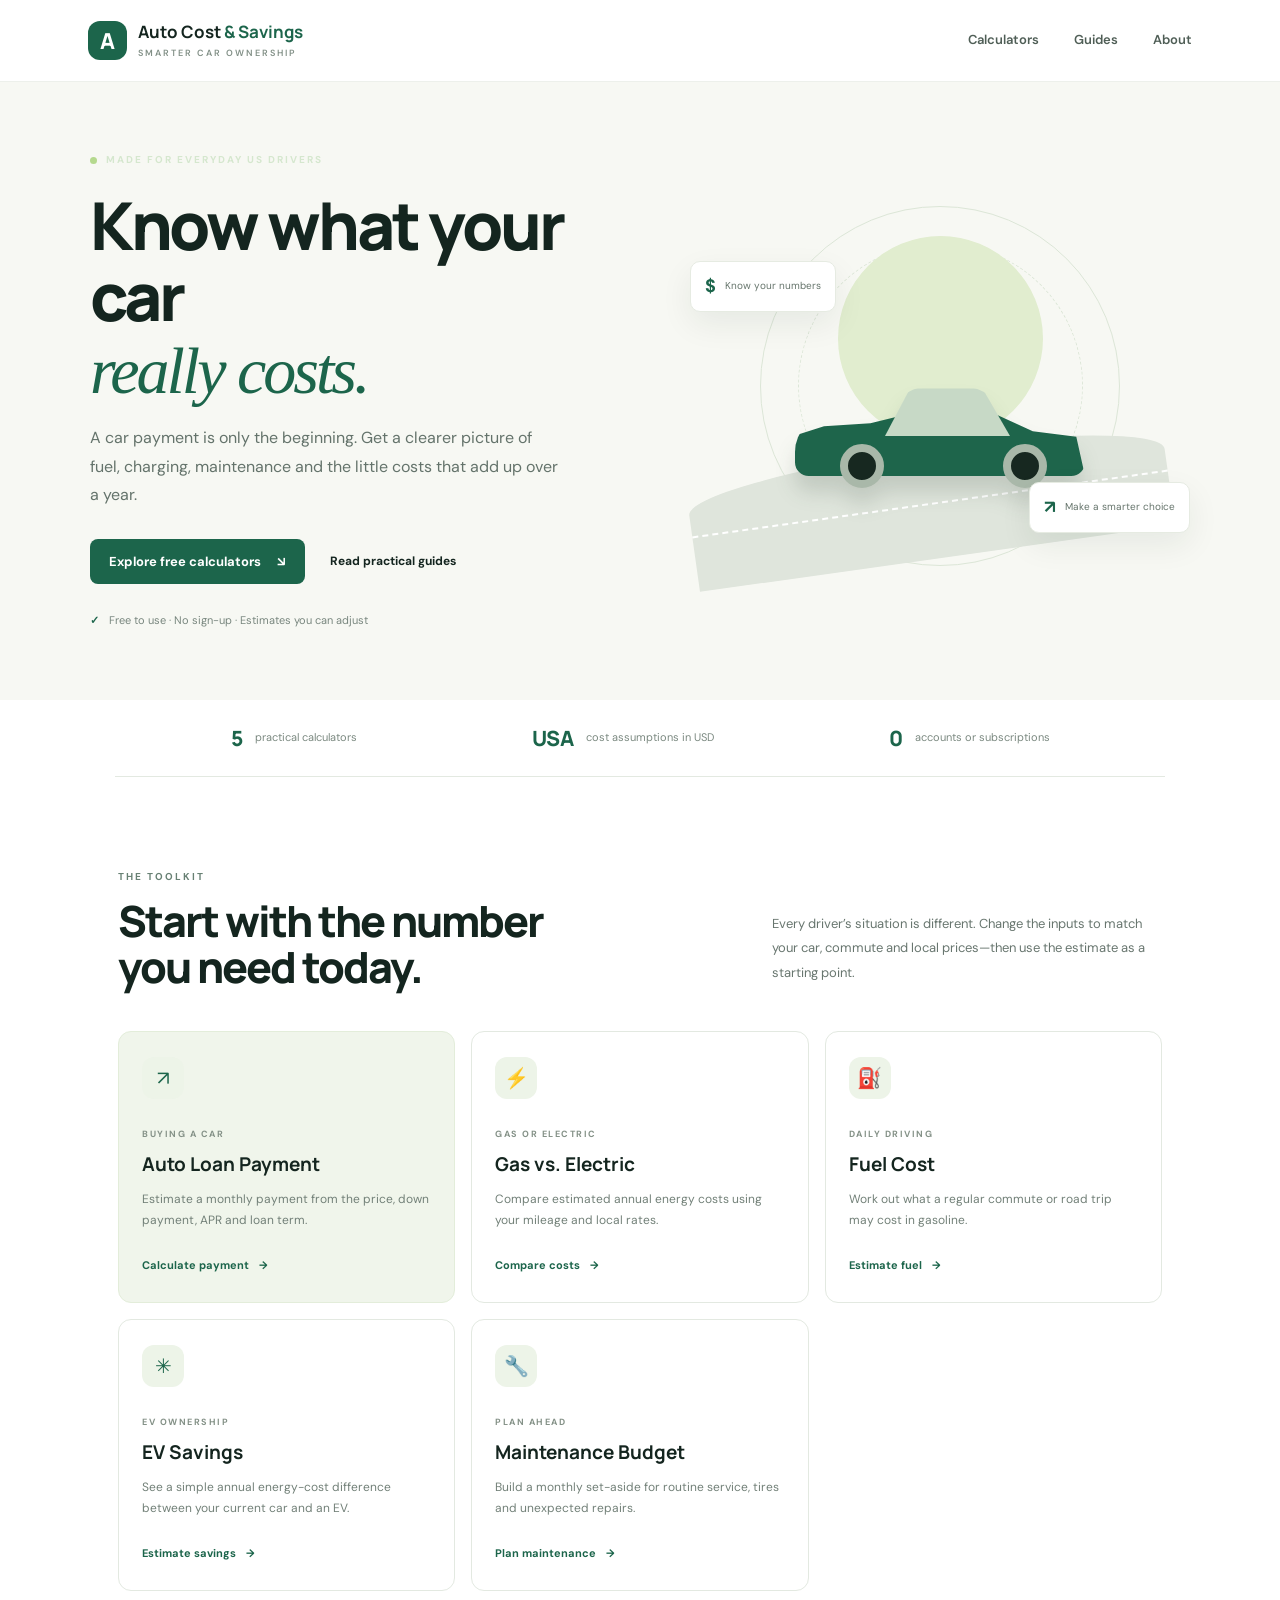
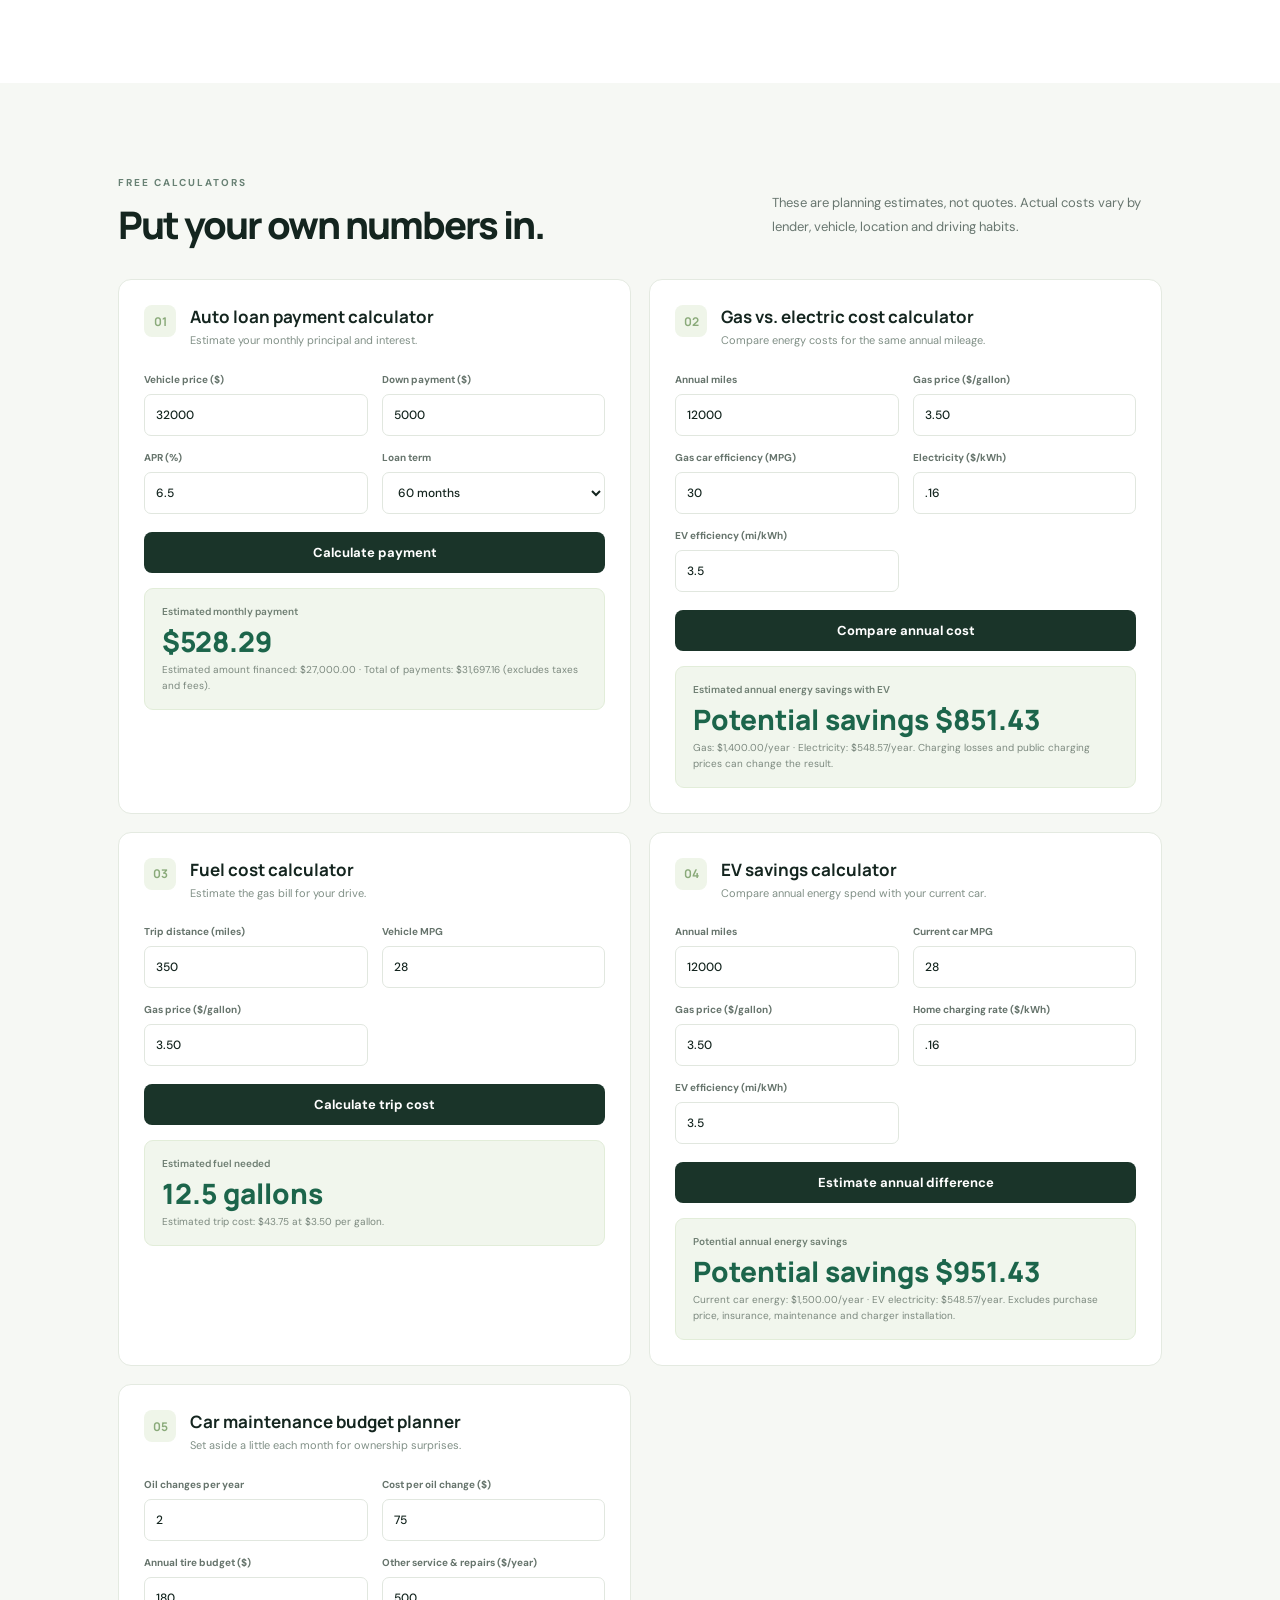
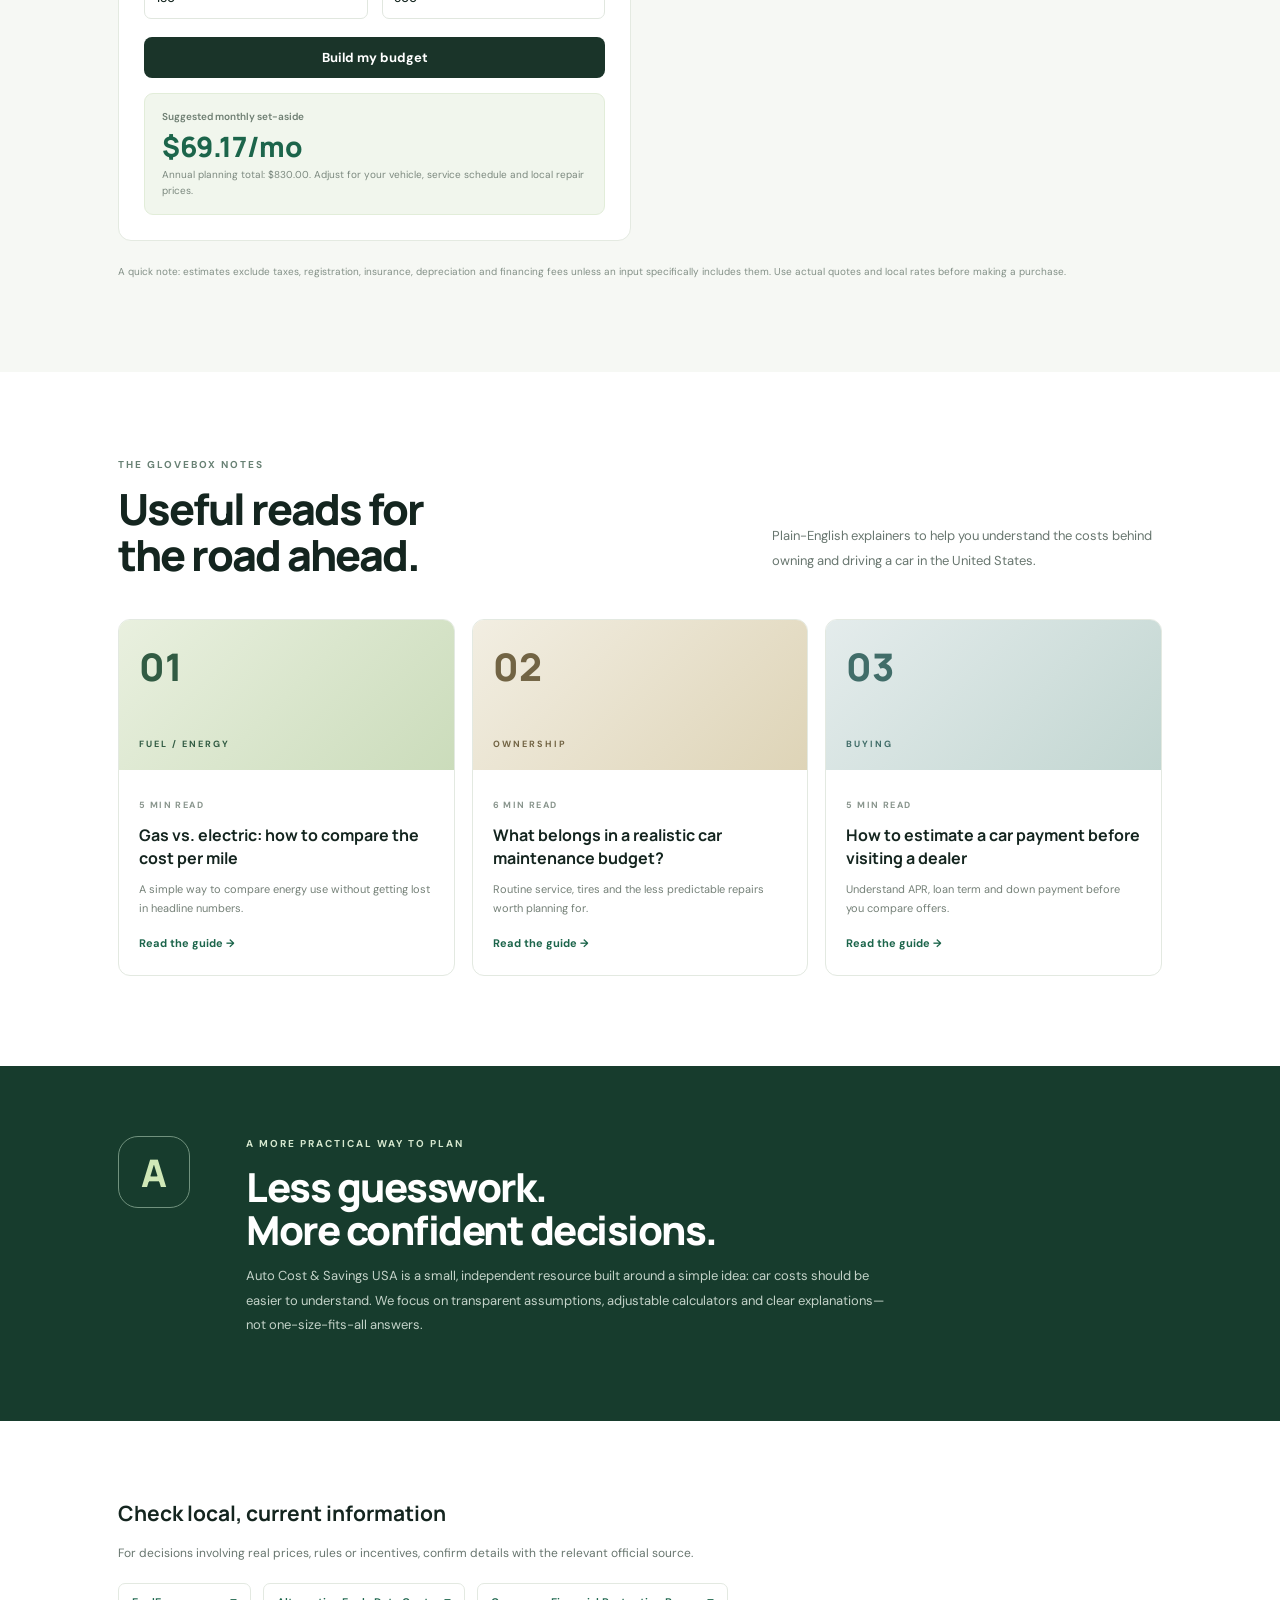
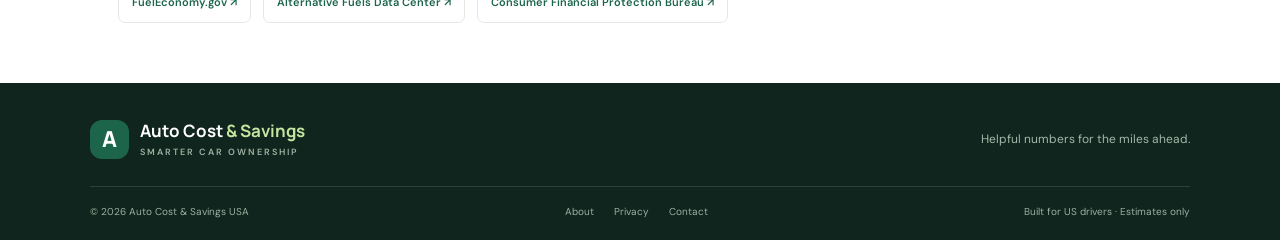
<file: index.html>
<!doctype html>
<html lang="en-US">
<head>
<meta charset="utf-8">
<meta name="google-site-verification" content="FWrX2vy-J4xjHthjgB5HoOyfY0BDs-50eKfYe9muQok"><meta name="viewport" content="width=device-width, initial-scale=1">
<title>Car Cost Calculator USA | Compare Fuel, EV & Ownership Costs</title>
<meta name="description" content="Plan your real-world car budget with free US car cost calculators. Estimate monthly payments, fuel costs, gas vs. electric savings and maintenance expenses.">
<meta name="robots" content="index,follow"><link rel="canonical" href="https://auto-cost-savings-usa.vercel.app/">
<meta property="og:type" content="website"><meta property="og:title" content="Auto Cost & Savings USA"><meta property="og:description" content="Make sense of the numbers before your next car decision. Free, practical car cost calculators for US drivers.">
<meta name="theme-color" content="#10251f"><link rel="stylesheet" href="styles.css">
<script type="application/ld+json">{"@context":"https://schema.org","@type":"WebSite","name":"Auto Cost & Savings USA","url":"https://auto-cost-savings-usa.vercel.app/","description":"Free car ownership cost calculators and practical guides for US drivers."}</script>
</head>
<body>
<header class="site-header"><div class="nav-wrap"><a class="brand" href="/" aria-label="Auto Cost and Savings USA home"><span class="brand-mark">A</span><span>Auto Cost <b>& Savings</b><small>SMARTER CAR OWNERSHIP</small></span></a><button class="menu-toggle" aria-label="Open menu" aria-expanded="false">☰</button><nav class="nav-links"><a href="#calculators">Calculators</a><a href="#guides">Guides</a><a href="#about">About</a></nav></div></header>
<main>
<section class="hero"><div class="hero-inner"><div class="eyebrow"><span></span> MADE FOR EVERYDAY US DRIVERS</div><h1>Know what your car<br><em>really costs.</em></h1><p class="hero-copy">A car payment is only the beginning. Get a clearer picture of fuel, charging, maintenance and the little costs that add up over a year.</p><div class="hero-actions"><a class="btn btn-primary" href="#calculators">Explore free calculators <span>↘</span></a><a class="text-link" href="#guides">Read practical guides</a></div><div class="hero-note"><span>✓</span> Free to use · No sign-up · Estimates you can adjust</div></div><div class="hero-art" aria-hidden="true"><div class="orbit orbit-one"></div><div class="orbit orbit-two"></div><div class="sun-disc"></div><div class="road"></div><div class="car-illustration"><div class="car-top"></div><div class="car-body"></div><i class="wheel wheel-a"></i><i class="wheel wheel-b"></i></div><div class="art-label label-one"><b>$</b><span>Know your numbers</span></div><div class="art-label label-two"><b>↗</b><span>Make a smarter choice</span></div></div></section>
<section class="trust-strip"><div><strong>5</strong><span>practical calculators</span></div><div><strong>USA</strong><span>cost assumptions in USD</span></div><div><strong>0</strong><span>accounts or subscriptions</span></div></section>
<section class="section" id="calculators"><div class="section-heading"><div><div class="eyebrow dark">THE TOOLKIT</div><h2>Start with the number<br>you need today.</h2></div><p>Every driver’s situation is different. Change the inputs to match your car, commute and local prices—then use the estimate as a starting point.</p></div>
<div class="tool-grid">
<article class="tool-card featured"><div class="tool-icon">↗</div><span class="tool-kicker">BUYING A CAR</span><h3>Auto Loan Payment</h3><p>Estimate a monthly payment from the price, down payment, APR and loan term.</p><a href="#loan-tool" class="card-link">Calculate payment <span>→</span></a></article>
<article class="tool-card"><div class="tool-icon">⚡</div><span class="tool-kicker">GAS OR ELECTRIC</span><h3>Gas vs. Electric</h3><p>Compare estimated annual energy costs using your mileage and local rates.</p><a href="#compare-tool" class="card-link">Compare costs <span>→</span></a></article>
<article class="tool-card"><div class="tool-icon">⛽</div><span class="tool-kicker">DAILY DRIVING</span><h3>Fuel Cost</h3><p>Work out what a regular commute or road trip may cost in gasoline.</p><a href="#fuel-tool" class="card-link">Estimate fuel <span>→</span></a></article>
<article class="tool-card"><div class="tool-icon">✳</div><span class="tool-kicker">EV OWNERSHIP</span><h3>EV Savings</h3><p>See a simple annual energy-cost difference between your current car and an EV.</p><a href="#ev-tool" class="card-link">Estimate savings <span>→</span></a></article>
<article class="tool-card"><div class="tool-icon">🔧</div><span class="tool-kicker">PLAN AHEAD</span><h3>Maintenance Budget</h3><p>Build a monthly set-aside for routine service, tires and unexpected repairs.</p><a href="#maintenance-tool" class="card-link">Plan maintenance <span>→</span></a></article>
</div></section>
<section class="calculator-section"><div class="section-heading compact"><div><div class="eyebrow dark">FREE CALCULATORS</div><h2>Put your own numbers in.</h2></div><p>These are planning estimates, not quotes. Actual costs vary by lender, vehicle, location and driving habits.</p></div>
<div class="calculator-grid">
<section class="calc-panel" id="loan-tool"><div class="calc-head"><span class="calc-number">01</span><div><h3>Auto loan payment calculator</h3><p>Estimate your monthly principal and interest.</p></div></div><div class="fields two"><label>Vehicle price ($)<input id="loan-price" type="number" min="0" value="32000"></label><label>Down payment ($)<input id="loan-down" type="number" min="0" value="5000"></label><label>APR (%)<input id="loan-apr" type="number" min="0" step=".1" value="6.5"></label><label>Loan term<select id="loan-term"><option value="36">36 months</option><option value="48">48 months</option><option value="60" selected>60 months</option><option value="72">72 months</option><option value="84">84 months</option></select></label></div><button class="btn btn-dark" id="loan-calc">Calculate payment</button><div class="result-box"><span>Estimated monthly payment</span><strong id="loan-result">$0</strong><small id="loan-detail">Enter your numbers to see an estimate.</small></div></section>
<section class="calc-panel" id="compare-tool"><div class="calc-head"><span class="calc-number">02</span><div><h3>Gas vs. electric cost calculator</h3><p>Compare energy costs for the same annual mileage.</p></div></div><div class="fields two"><label>Annual miles<input id="compare-miles" type="number" min="0" value="12000"></label><label>Gas price ($/gallon)<input id="compare-gas" type="number" min="0" step=".01" value="3.50"></label><label>Gas car efficiency (MPG)<input id="compare-mpg" type="number" min=".1" step=".1" value="30"></label><label>Electricity ($/kWh)<input id="compare-rate" type="number" min="0" step=".01" value=".16"></label><label>EV efficiency (mi/kWh)<input id="compare-eff" type="number" min=".1" step=".1" value="3.5"></label></div><button class="btn btn-dark" id="compare-calc">Compare annual cost</button><div class="result-box"><span>Estimated annual energy savings with EV</span><strong id="compare-result">$0</strong><small id="compare-detail">Gas and electricity estimates will appear here.</small></div></section>
<section class="calc-panel" id="fuel-tool"><div class="calc-head"><span class="calc-number">03</span><div><h3>Fuel cost calculator</h3><p>Estimate the gas bill for your drive.</p></div></div><div class="fields two"><label>Trip distance (miles)<input id="fuel-miles" type="number" min="0" value="350"></label><label>Vehicle MPG<input id="fuel-mpg" type="number" min=".1" step=".1" value="28"></label><label>Gas price ($/gallon)<input id="fuel-price" type="number" min="0" step=".01" value="3.50"></label></div><button class="btn btn-dark" id="fuel-calc">Calculate trip cost</button><div class="result-box"><span>Estimated fuel needed</span><strong id="fuel-result">—</strong><small id="fuel-detail">Your estimated trip cost will appear here.</small></div></section>
<section class="calc-panel" id="ev-tool"><div class="calc-head"><span class="calc-number">04</span><div><h3>EV savings calculator</h3><p>Compare annual energy spend with your current car.</p></div></div><div class="fields two"><label>Annual miles<input id="ev-miles" type="number" min="0" value="12000"></label><label>Current car MPG<input id="ev-mpg" type="number" min=".1" step=".1" value="28"></label><label>Gas price ($/gallon)<input id="ev-gas" type="number" min="0" step=".01" value="3.50"></label><label>Home charging rate ($/kWh)<input id="ev-rate" type="number" min="0" step=".01" value=".16"></label><label>EV efficiency (mi/kWh)<input id="ev-eff" type="number" min=".1" step=".1" value="3.5"></label></div><button class="btn btn-dark" id="ev-calc">Estimate annual difference</button><div class="result-box"><span>Potential annual energy savings</span><strong id="ev-result">$0</strong><small id="ev-detail">Does not include vehicle purchase price or charging equipment.</small></div></section>
<section class="calc-panel" id="maintenance-tool"><div class="calc-head"><span class="calc-number">05</span><div><h3>Car maintenance budget planner</h3><p>Set aside a little each month for ownership surprises.</p></div></div><div class="fields two"><label>Oil changes per year<input id="maint-oil-count" type="number" min="0" value="2"></label><label>Cost per oil change ($)<input id="maint-oil-cost" type="number" min="0" value="75"></label><label>Annual tire budget ($)<input id="maint-tires" type="number" min="0" value="180"></label><label>Other service & repairs ($/year)<input id="maint-other" type="number" min="0" value="500"></label></div><button class="btn btn-dark" id="maint-calc">Build my budget</button><div class="result-box"><span>Suggested monthly set-aside</span><strong id="maint-result">$0</strong><small id="maint-detail">Based on the annual amounts you entered.</small></div></section>
</div><p class="disclaimer">A quick note: estimates exclude taxes, registration, insurance, depreciation and financing fees unless an input specifically includes them. Use actual quotes and local rates before making a purchase.</p></section>
<section class="guide-section" id="guides"><div class="section-heading"><div><div class="eyebrow dark">THE GLOVEBOX NOTES</div><h2>Useful reads for<br>the road ahead.</h2></div><p>Plain-English explainers to help you understand the costs behind owning and driving a car in the United States.</p></div><div class="guide-grid"><article class="guide-card"><div class="guide-art art-gas">01 <span>FUEL / ENERGY</span></div><div class="guide-content"><span class="read-time">5 MIN READ</span><h3>Gas vs. electric: how to compare the cost per mile</h3><p>A simple way to compare energy use without getting lost in headline numbers.</p><a href="guides/gas-vs-electric-cost.html">Read the guide →</a></div></article><article class="guide-card"><div class="guide-art art-budget">02 <span>OWNERSHIP</span></div><div class="guide-content"><span class="read-time">6 MIN READ</span><h3>What belongs in a realistic car maintenance budget?</h3><p>Routine service, tires and the less predictable repairs worth planning for.</p><a href="guides/car-maintenance-budget.html">Read the guide →</a></div></article><article class="guide-card"><div class="guide-art art-loan">03 <span>BUYING</span></div><div class="guide-content"><span class="read-time">5 MIN READ</span><h3>How to estimate a car payment before visiting a dealer</h3><p>Understand APR, loan term and down payment before you compare offers.</p><a href="guides/car-payment-basics.html">Read the guide →</a></div></article></div></section>
<section class="about-band" id="about"><div class="about-mark">A</div><div><div class="eyebrow">A MORE PRACTICAL WAY TO PLAN</div><h2>Less guesswork.<br>More confident decisions.</h2><p>Auto Cost & Savings USA is a small, independent resource built around a simple idea: car costs should be easier to understand. We focus on transparent assumptions, adjustable calculators and clear explanations—not one-size-fits-all answers.</p></div></section>
<section class="sources-section"><h2>Check local, current information</h2><p>For decisions involving real prices, rules or incentives, confirm details with the relevant official source.</p><div class="source-links"><a href="https://www.fueleconomy.gov/" target="_blank" rel="noopener">FuelEconomy.gov ↗</a><a href="https://afdc.energy.gov/fuels/electricity_infrastructure.html" target="_blank" rel="noopener">Alternative Fuels Data Center ↗</a><a href="https://www.consumerfinance.gov/consumer-tools/auto-loans/" target="_blank" rel="noopener">Consumer Financial Protection Bureau ↗</a></div></section>
</main>
<footer class="footer"><div class="footer-main"><a class="brand brand-light" href="/"><span class="brand-mark">A</span><span>Auto Cost <b>& Savings</b><small>SMARTER CAR OWNERSHIP</small></span></a><p>Helpful numbers for the miles ahead.</p></div><div class="footer-bottom"><span>© <span id="year"></span> Auto Cost & Savings USA</span><div><a href="about.html">About</a><a href="privacy.html">Privacy</a><a href="contact.html">Contact</a></div><span>Built for US drivers · Estimates only</span></div></footer>
<script src="script.js" defer></script></body></html>
</file>
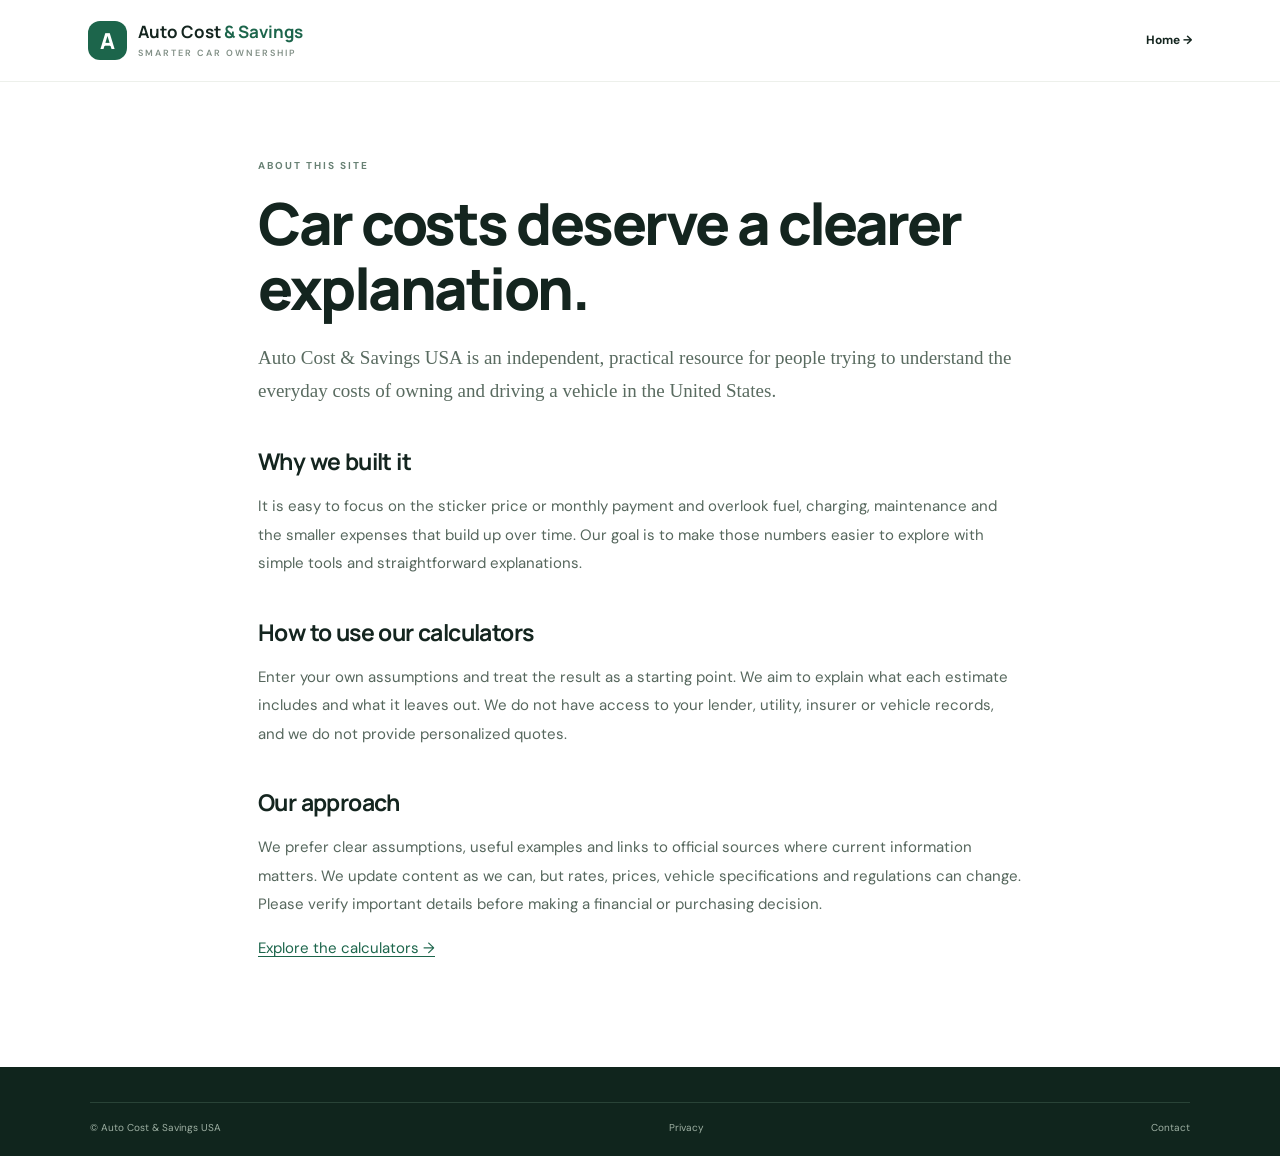
<file: about.html>
<!doctype html><html lang="en-US"><head><meta charset="utf-8"><meta name="viewport" content="width=device-width,initial-scale=1"><title>About Auto Cost & Savings USA</title><meta name="description" content="Learn about Auto Cost & Savings USA, an independent resource for practical car ownership calculators and plain-English guides."><link rel="canonical" href="https://auto-cost-savings-usa.vercel.app/about.html"><link rel="stylesheet" href="styles.css"></head><body><header class="site-header"><div class="nav-wrap"><a class="brand" href="/"><span class="brand-mark">A</span><span>Auto Cost <b>& Savings</b><small>SMARTER CAR OWNERSHIP</small></span></a><a class="text-link" href="/">Home →</a></div></header><main class="article"><div class="eyebrow dark">ABOUT THIS SITE</div><h1>Car costs deserve a clearer explanation.</h1><p class="article-lead">Auto Cost & Savings USA is an independent, practical resource for people trying to understand the everyday costs of owning and driving a vehicle in the United States.</p><h2>Why we built it</h2><p>It is easy to focus on the sticker price or monthly payment and overlook fuel, charging, maintenance and the smaller expenses that build up over time. Our goal is to make those numbers easier to explore with simple tools and straightforward explanations.</p><h2>How to use our calculators</h2><p>Enter your own assumptions and treat the result as a starting point. We aim to explain what each estimate includes and what it leaves out. We do not have access to your lender, utility, insurer or vehicle records, and we do not provide personalized quotes.</p><h2>Our approach</h2><p>We prefer clear assumptions, useful examples and links to official sources where current information matters. We update content as we can, but rates, prices, vehicle specifications and regulations can change. Please verify important details before making a financial or purchasing decision.</p><p><a href="index.html">Explore the calculators →</a></p></main><footer class="footer"><div class="footer-bottom"><span>© Auto Cost & Savings USA</span><a href="privacy.html">Privacy</a><a href="contact.html">Contact</a></div></footer></body></html>
</file>
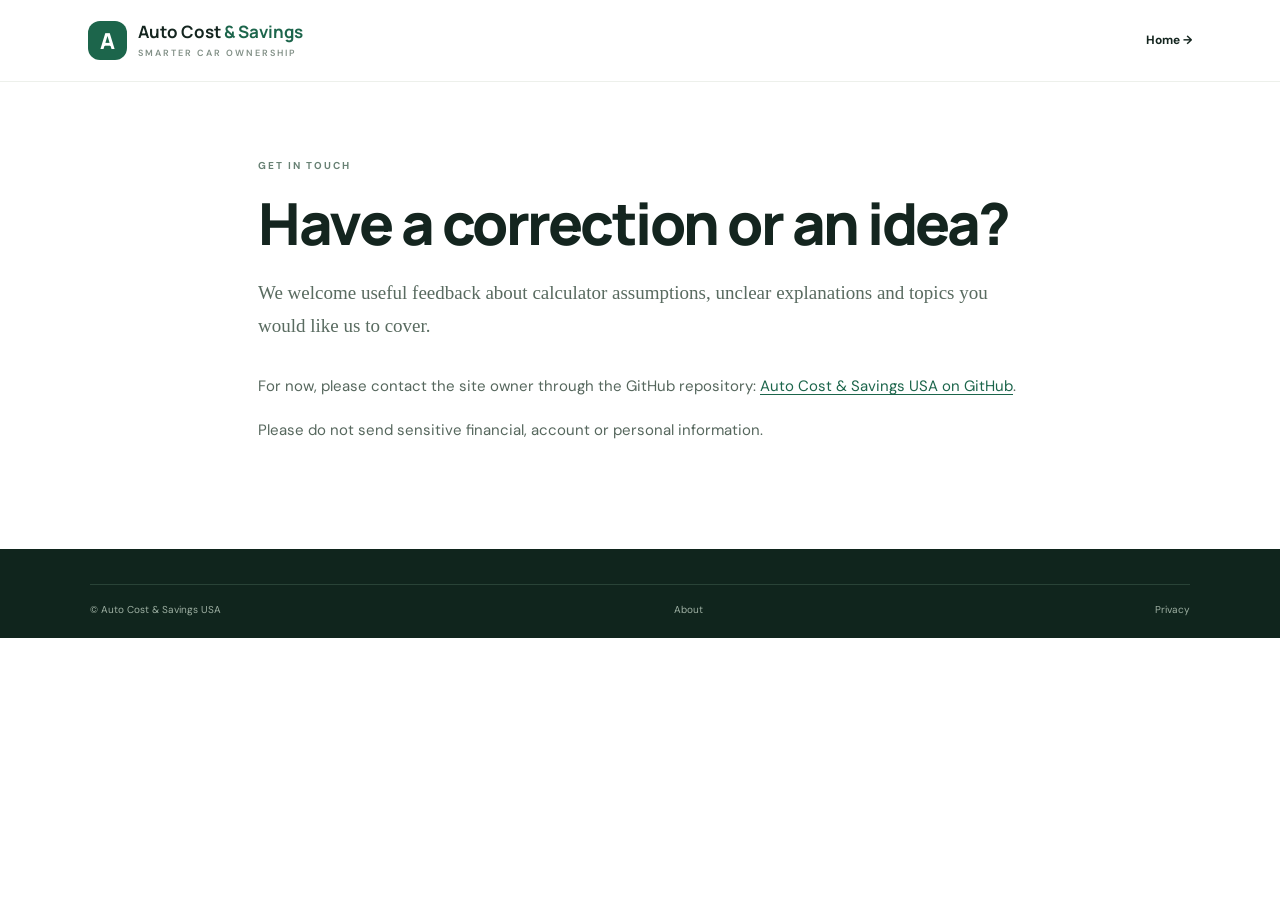
<file: contact.html>
<!doctype html><html lang="en-US"><head><meta charset="utf-8"><meta name="viewport" content="width=device-width,initial-scale=1"><title>Contact | Auto Cost & Savings USA</title><meta name="description" content="Contact Auto Cost & Savings USA with corrections, suggestions or questions about the website."><link rel="canonical" href="https://auto-cost-savings-usa.vercel.app/contact.html"><link rel="stylesheet" href="styles.css"></head><body><header class="site-header"><div class="nav-wrap"><a class="brand" href="/"><span class="brand-mark">A</span><span>Auto Cost <b>& Savings</b><small>SMARTER CAR OWNERSHIP</small></span></a><a class="text-link" href="/">Home →</a></div></header><main class="article"><div class="eyebrow dark">GET IN TOUCH</div><h1>Have a correction or an idea?</h1><p class="article-lead">We welcome useful feedback about calculator assumptions, unclear explanations and topics you would like us to cover.</p><p>For now, please contact the site owner through the GitHub repository: <a href="https://github.com/AliDevTech-code/auto-cost-savings-usa" target="_blank" rel="noopener">Auto Cost & Savings USA on GitHub</a>.</p><p>Please do not send sensitive financial, account or personal information.</p></main><footer class="footer"><div class="footer-bottom"><span>© Auto Cost & Savings USA</span><a href="about.html">About</a><a href="privacy.html">Privacy</a></div></footer></body></html>
</file>
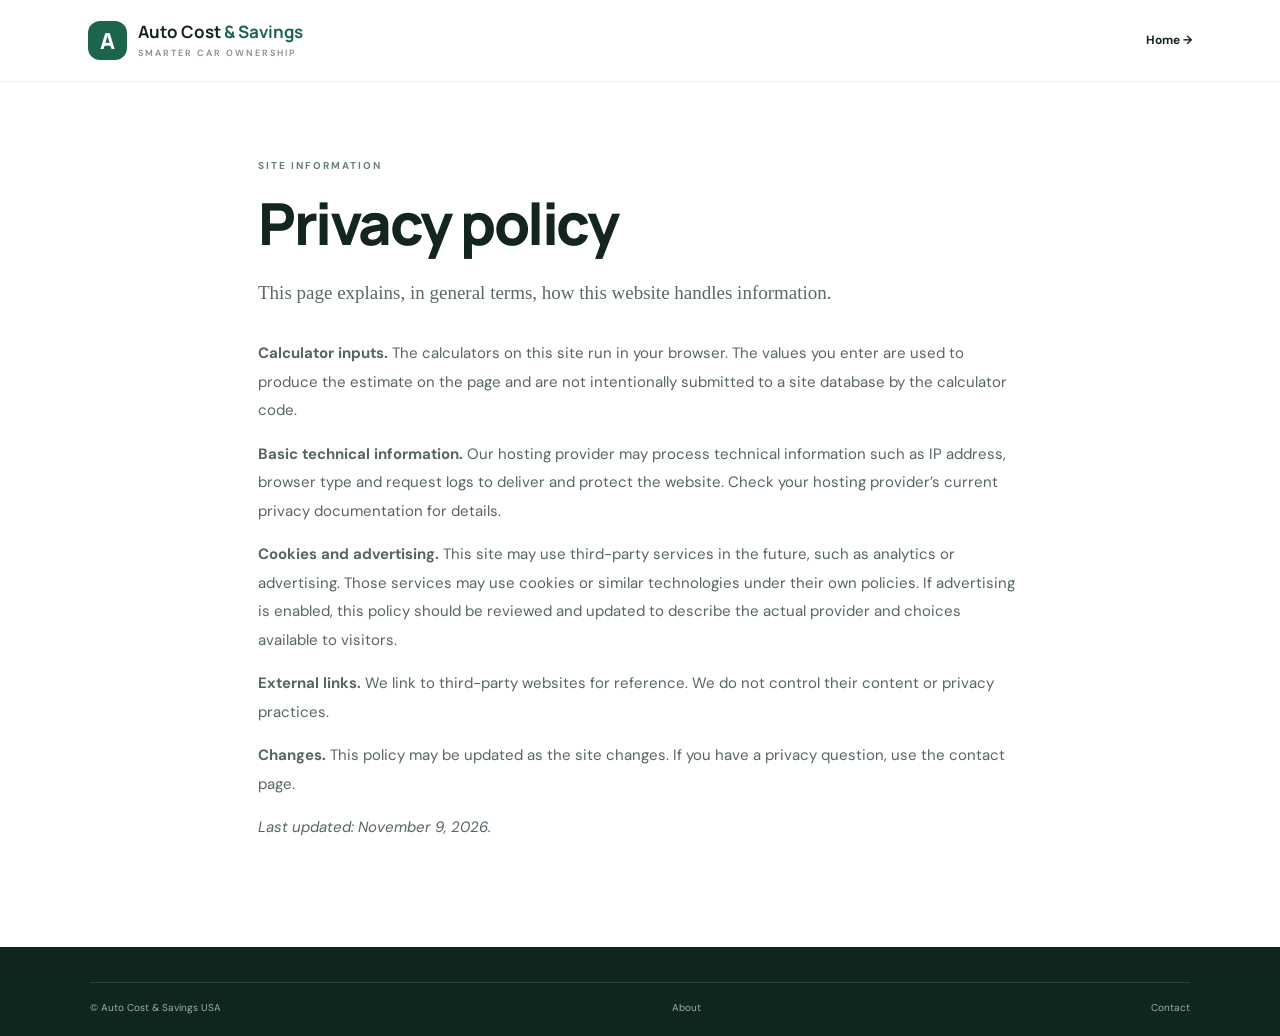
<file: privacy.html>
<!doctype html><html lang="en-US"><head><meta charset="utf-8"><meta name="viewport" content="width=device-width,initial-scale=1"><title>Privacy Policy | Auto Cost & Savings USA</title><meta name="description" content="Read the privacy information for Auto Cost & Savings USA."><link rel="canonical" href="https://auto-cost-savings-usa.vercel.app/privacy.html"><link rel="stylesheet" href="styles.css"></head><body><header class="site-header"><div class="nav-wrap"><a class="brand" href="/"><span class="brand-mark">A</span><span>Auto Cost <b>& Savings</b><small>SMARTER CAR OWNERSHIP</small></span></a><a class="text-link" href="/">Home →</a></div></header><main class="article"><div class="eyebrow dark">SITE INFORMATION</div><h1>Privacy policy</h1><p class="article-lead">This page explains, in general terms, how this website handles information.</p><p><strong>Calculator inputs.</strong> The calculators on this site run in your browser. The values you enter are used to produce the estimate on the page and are not intentionally submitted to a site database by the calculator code.</p><p><strong>Basic technical information.</strong> Our hosting provider may process technical information such as IP address, browser type and request logs to deliver and protect the website. Check your hosting provider’s current privacy documentation for details.</p><p><strong>Cookies and advertising.</strong> This site may use third-party services in the future, such as analytics or advertising. Those services may use cookies or similar technologies under their own policies. If advertising is enabled, this policy should be reviewed and updated to describe the actual provider and choices available to visitors.</p><p><strong>External links.</strong> We link to third-party websites for reference. We do not control their content or privacy practices.</p><p><strong>Changes.</strong> This policy may be updated as the site changes. If you have a privacy question, use the contact page.</p><p><em>Last updated: November 9, 2026.</em></p></main><footer class="footer"><div class="footer-bottom"><span>© Auto Cost & Savings USA</span><a href="about.html">About</a><a href="contact.html">Contact</a></div></footer></body></html>
</file>
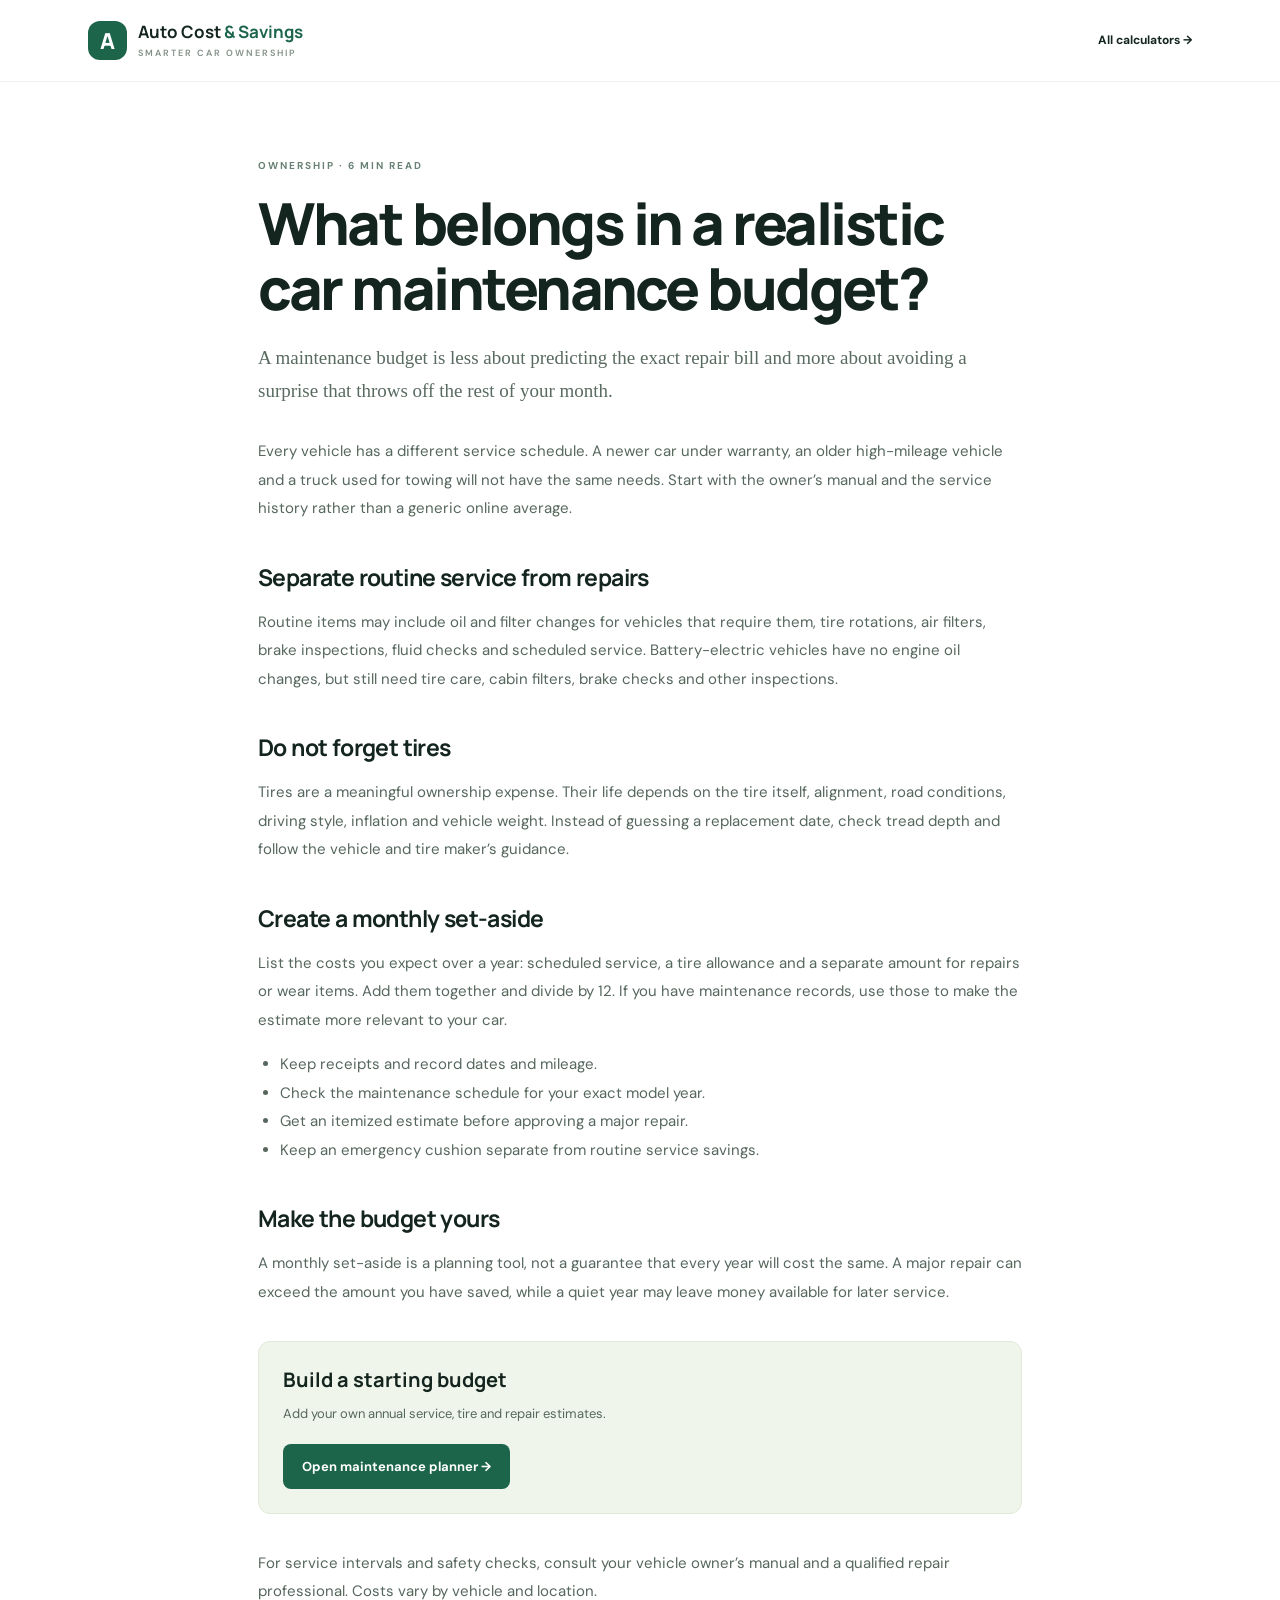
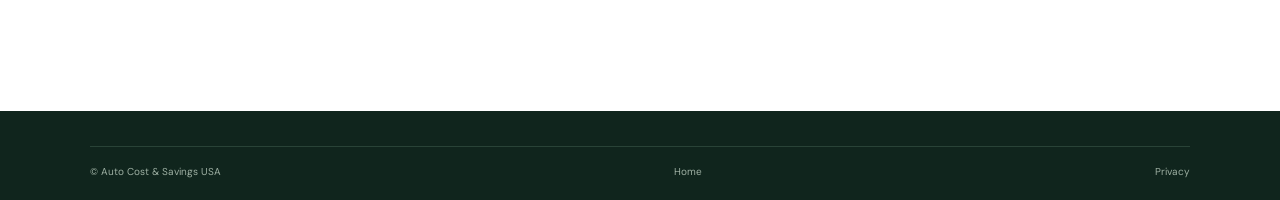
<file: guides/car-maintenance-budget.html>
<!doctype html><html lang="en-US"><head><meta charset="utf-8"><meta name="viewport" content="width=device-width,initial-scale=1"><title>How to Build a Realistic Car Maintenance Budget</title><meta name="description" content="Learn what to include in a car maintenance budget, from oil changes and tires to repairs and seasonal checks."><link rel="canonical" href="https://auto-cost-savings-usa.vercel.app/guides/car-maintenance-budget.html"><link rel="stylesheet" href="../styles.css"></head><body><header class="site-header"><div class="nav-wrap"><a class="brand" href="../"><span class="brand-mark">A</span><span>Auto Cost <b>& Savings</b><small>SMARTER CAR OWNERSHIP</small></span></a><a class="text-link" href="../#calculators">All calculators →</a></div></header><main class="article"><div class="eyebrow dark">OWNERSHIP · 6 MIN READ</div><h1>What belongs in a realistic car maintenance budget?</h1><p class="article-lead">A maintenance budget is less about predicting the exact repair bill and more about avoiding a surprise that throws off the rest of your month.</p><p>Every vehicle has a different service schedule. A newer car under warranty, an older high-mileage vehicle and a truck used for towing will not have the same needs. Start with the owner’s manual and the service history rather than a generic online average.</p><h2>Separate routine service from repairs</h2><p>Routine items may include oil and filter changes for vehicles that require them, tire rotations, air filters, brake inspections, fluid checks and scheduled service. Battery-electric vehicles have no engine oil changes, but still need tire care, cabin filters, brake checks and other inspections.</p><h2>Do not forget tires</h2><p>Tires are a meaningful ownership expense. Their life depends on the tire itself, alignment, road conditions, driving style, inflation and vehicle weight. Instead of guessing a replacement date, check tread depth and follow the vehicle and tire maker’s guidance.</p><h2>Create a monthly set-aside</h2><p>List the costs you expect over a year: scheduled service, a tire allowance and a separate amount for repairs or wear items. Add them together and divide by 12. If you have maintenance records, use those to make the estimate more relevant to your car.</p><ul><li>Keep receipts and record dates and mileage.</li><li>Check the maintenance schedule for your exact model year.</li><li>Get an itemized estimate before approving a major repair.</li><li>Keep an emergency cushion separate from routine service savings.</li></ul><h2>Make the budget yours</h2><p>A monthly set-aside is a planning tool, not a guarantee that every year will cost the same. A major repair can exceed the amount you have saved, while a quiet year may leave money available for later service.</p><div class="article-cta"><strong>Build a starting budget</strong><p>Add your own annual service, tire and repair estimates.</p><a class="btn btn-primary" href="../#maintenance-tool">Open maintenance planner →</a></div><p>For service intervals and safety checks, consult your vehicle owner’s manual and a qualified repair professional. Costs vary by vehicle and location.</p></main><footer class="footer"><div class="footer-bottom"><span>© Auto Cost & Savings USA</span><a href="../">Home</a><a href="../privacy.html">Privacy</a></div></footer></body></html>
</file>
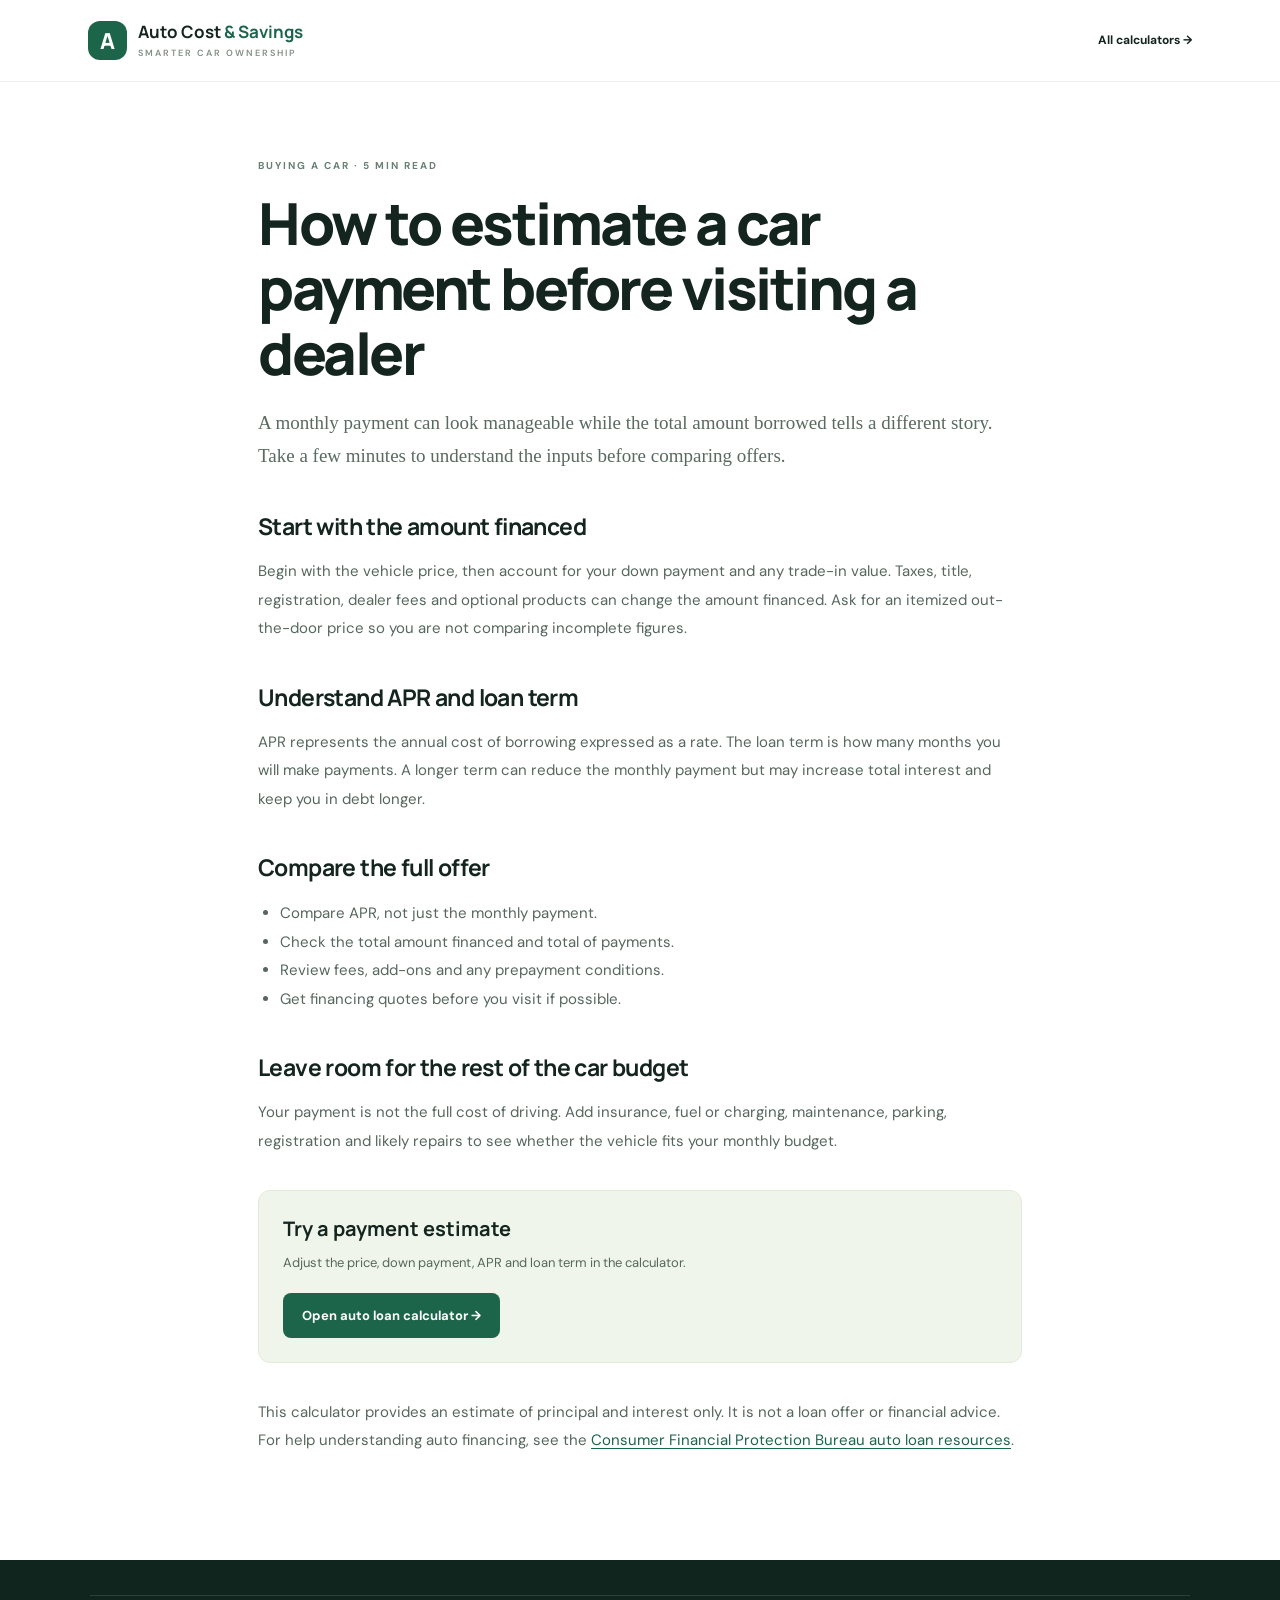
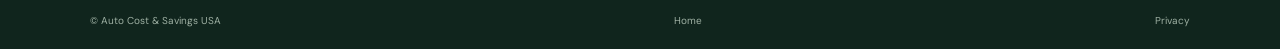
<file: guides/car-payment-basics.html>
<!doctype html><html lang="en-US"><head><meta charset="utf-8"><meta name="viewport" content="width=device-width,initial-scale=1"><title>How to Estimate a Car Payment Before Visiting a Dealer</title><meta name="description" content="Understand vehicle price, down payment, APR and loan term so you can estimate a car payment before shopping."><link rel="canonical" href="https://auto-cost-savings-usa.vercel.app/guides/car-payment-basics.html"><link rel="stylesheet" href="../styles.css"></head><body><header class="site-header"><div class="nav-wrap"><a class="brand" href="../"><span class="brand-mark">A</span><span>Auto Cost <b>& Savings</b><small>SMARTER CAR OWNERSHIP</small></span></a><a class="text-link" href="../#calculators">All calculators →</a></div></header><main class="article"><div class="eyebrow dark">BUYING A CAR · 5 MIN READ</div><h1>How to estimate a car payment before visiting a dealer</h1><p class="article-lead">A monthly payment can look manageable while the total amount borrowed tells a different story. Take a few minutes to understand the inputs before comparing offers.</p><h2>Start with the amount financed</h2><p>Begin with the vehicle price, then account for your down payment and any trade-in value. Taxes, title, registration, dealer fees and optional products can change the amount financed. Ask for an itemized out-the-door price so you are not comparing incomplete figures.</p><h2>Understand APR and loan term</h2><p>APR represents the annual cost of borrowing expressed as a rate. The loan term is how many months you will make payments. A longer term can reduce the monthly payment but may increase total interest and keep you in debt longer.</p><h2>Compare the full offer</h2><ul><li>Compare APR, not just the monthly payment.</li><li>Check the total amount financed and total of payments.</li><li>Review fees, add-ons and any prepayment conditions.</li><li>Get financing quotes before you visit if possible.</li></ul><h2>Leave room for the rest of the car budget</h2><p>Your payment is not the full cost of driving. Add insurance, fuel or charging, maintenance, parking, registration and likely repairs to see whether the vehicle fits your monthly budget.</p><div class="article-cta"><strong>Try a payment estimate</strong><p>Adjust the price, down payment, APR and loan term in the calculator.</p><a class="btn btn-primary" href="../#loan-tool">Open auto loan calculator →</a></div><p>This calculator provides an estimate of principal and interest only. It is not a loan offer or financial advice. For help understanding auto financing, see the <a href="https://www.consumerfinance.gov/consumer-tools/auto-loans/" target="_blank" rel="noopener">Consumer Financial Protection Bureau auto loan resources</a>.</p></main><footer class="footer"><div class="footer-bottom"><span>© Auto Cost & Savings USA</span><a href="../">Home</a><a href="../privacy.html">Privacy</a></div></footer></body></html>
</file>
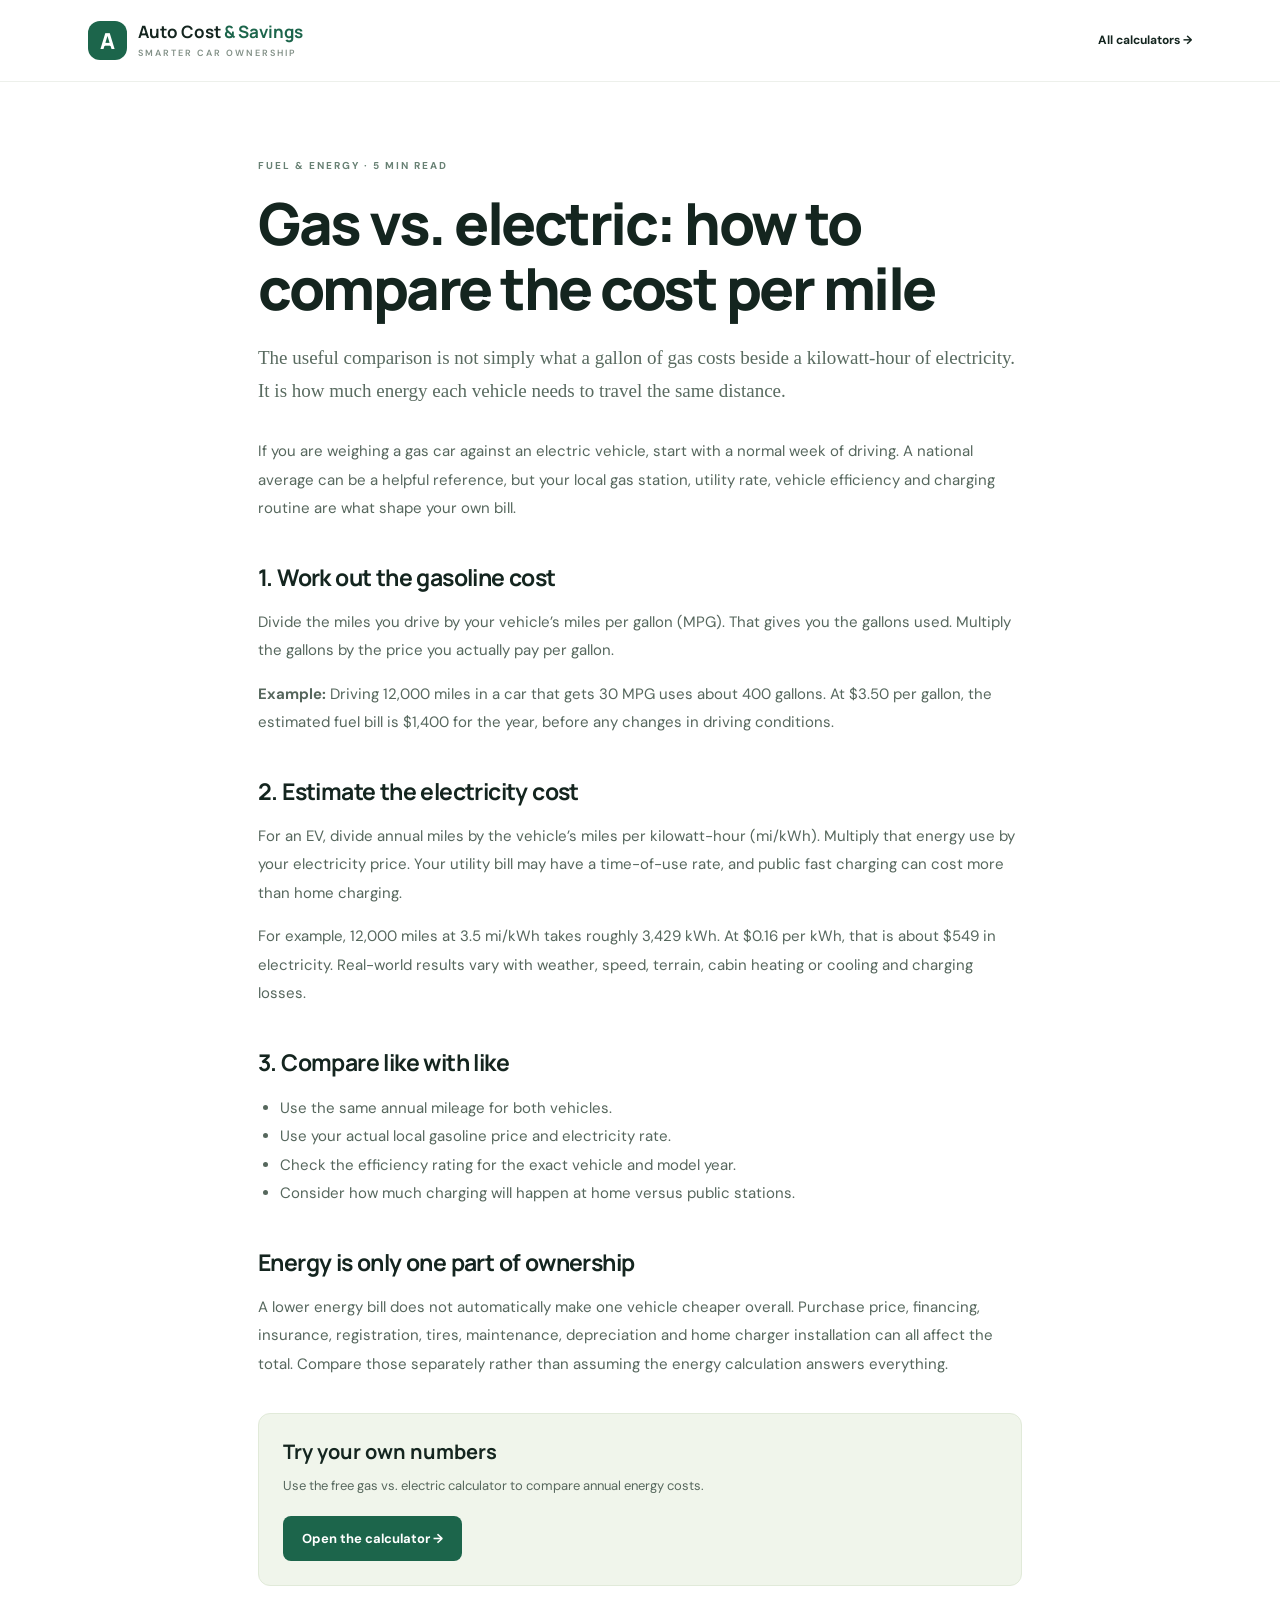
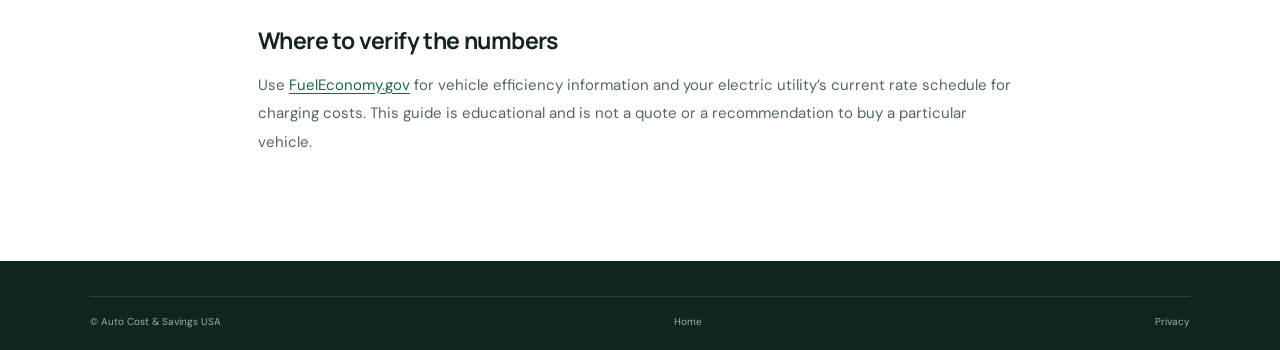
<file: guides/gas-vs-electric-cost.html>
<!doctype html><html lang="en-US"><head><meta charset="utf-8"><meta name="viewport" content="width=device-width,initial-scale=1"><title>Gas vs. Electric Car Cost per Mile: A Practical Guide</title><meta name="description" content="Learn how to compare gasoline and home-charging costs per mile using your own MPG, electricity rate and driving habits."><link rel="canonical" href="https://auto-cost-savings-usa.vercel.app/guides/gas-vs-electric-cost.html"><link rel="stylesheet" href="../styles.css"></head><body><header class="site-header"><div class="nav-wrap"><a class="brand" href="../"><span class="brand-mark">A</span><span>Auto Cost <b>& Savings</b><small>SMARTER CAR OWNERSHIP</small></span></a><a class="text-link" href="../#calculators">All calculators →</a></div></header><main class="article"><div class="eyebrow dark">FUEL & ENERGY · 5 MIN READ</div><h1>Gas vs. electric: how to compare the cost per mile</h1><p class="article-lead">The useful comparison is not simply what a gallon of gas costs beside a kilowatt-hour of electricity. It is how much energy each vehicle needs to travel the same distance.</p><p>If you are weighing a gas car against an electric vehicle, start with a normal week of driving. A national average can be a helpful reference, but your local gas station, utility rate, vehicle efficiency and charging routine are what shape your own bill.</p><h2>1. Work out the gasoline cost</h2><p>Divide the miles you drive by your vehicle’s miles per gallon (MPG). That gives you the gallons used. Multiply the gallons by the price you actually pay per gallon.</p><p><strong>Example:</strong> Driving 12,000 miles in a car that gets 30 MPG uses about 400 gallons. At $3.50 per gallon, the estimated fuel bill is $1,400 for the year, before any changes in driving conditions.</p><h2>2. Estimate the electricity cost</h2><p>For an EV, divide annual miles by the vehicle’s miles per kilowatt-hour (mi/kWh). Multiply that energy use by your electricity price. Your utility bill may have a time-of-use rate, and public fast charging can cost more than home charging.</p><p>For example, 12,000 miles at 3.5 mi/kWh takes roughly 3,429 kWh. At $0.16 per kWh, that is about $549 in electricity. Real-world results vary with weather, speed, terrain, cabin heating or cooling and charging losses.</p><h2>3. Compare like with like</h2><ul><li>Use the same annual mileage for both vehicles.</li><li>Use your actual local gasoline price and electricity rate.</li><li>Check the efficiency rating for the exact vehicle and model year.</li><li>Consider how much charging will happen at home versus public stations.</li></ul><h2>Energy is only one part of ownership</h2><p>A lower energy bill does not automatically make one vehicle cheaper overall. Purchase price, financing, insurance, registration, tires, maintenance, depreciation and home charger installation can all affect the total. Compare those separately rather than assuming the energy calculation answers everything.</p><div class="article-cta"><strong>Try your own numbers</strong><p>Use the free gas vs. electric calculator to compare annual energy costs.</p><a class="btn btn-primary" href="../#compare-tool">Open the calculator →</a></div><h2>Where to verify the numbers</h2><p>Use <a href="https://www.fueleconomy.gov/" target="_blank" rel="noopener">FuelEconomy.gov</a> for vehicle efficiency information and your electric utility’s current rate schedule for charging costs. This guide is educational and is not a quote or a recommendation to buy a particular vehicle.</p></main><footer class="footer"><div class="footer-bottom"><span>© Auto Cost & Savings USA</span><a href="../">Home</a><a href="../privacy.html">Privacy</a></div></footer></body></html>
</file>
<file: styles.css>
@import url('https://fonts.googleapis.com/css2?family=DM+Sans:wght@400;500;600;700&family=Manrope:wght@400;500;600;700;800&display=swap');
:root{--ink:#14251f;--muted:#68766f;--green:#1c654b;--lime:#c7e7a1;--paper:#f7f8f3;--line:#e3e9e1;--white:#fff;--serif:Georgia,serif}*{box-sizing:border-box}html{scroll-behavior:smooth;scroll-padding-top:90px}body{margin:0;color:var(--ink);background:#fff;font-family:'DM Sans',Arial,sans-serif;line-height:1.6}a{color:inherit;text-decoration:none}.site-header{height:82px;border-bottom:1px solid #edf0eb;background:#fff;position:sticky;top:0;z-index:20}.nav-wrap{max-width:1160px;height:100%;margin:auto;padding:0 28px;display:flex;align-items:center;justify-content:space-between}.brand{display:flex;align-items:center;gap:11px;font-family:Manrope,sans-serif;font-size:17px;font-weight:700;line-height:1.2}.brand b{color:var(--green)}.brand small{display:block;font:600 9px 'DM Sans',sans-serif;letter-spacing:2px;color:#829087;margin-top:5px}.brand-mark{width:39px;height:39px;background:var(--green);color:white;border-radius:12px;display:grid;place-items:center;font:800 22px Manrope}.nav-links{display:flex;gap:35px;font-size:13px;font-weight:600;color:#4f5e56}.nav-links a:hover,.text-link:hover{color:var(--green)}.menu-toggle{display:none;border:0;background:none;font-size:25px;color:var(--ink)}.hero{background:var(--paper);min-height:540px;display:grid;grid-template-columns:1fr 1fr;align-items:center;padding:70px max(28px,calc((100% - 1100px)/2));overflow:hidden}.hero-inner{max-width:530px;position:relative;z-index:2}.eyebrow{font-size:10px;letter-spacing:2px;font-weight:700;color:#d5e7ce;display:flex;align-items:center;gap:9px}.eyebrow span{width:7px;height:7px;border-radius:50%;background:#b5d98e}.eyebrow.dark{color:#688174}.hero h1,.section-heading h2,.about-band h2{font:800 clamp(42px,5.3vw,66px)/1.08 Manrope,sans-serif;letter-spacing:-3px;margin:22px 0 18px}.hero h1 em{font-family:var(--serif);font-weight:400;color:var(--green)}.hero-copy{font-size:16px;line-height:1.8;color:#64736b;max-width:470px}.hero-actions{display:flex;align-items:center;gap:25px;margin-top:29px}.btn{border:0;border-radius:8px;padding:14px 19px;font:700 13px 'DM Sans';cursor:pointer;transition:.2s}.btn-primary{background:var(--green);color:#fff}.btn-primary:hover,.btn-dark:hover{background:#124733;transform:translateY(-1px)}.btn-primary span{margin-left:13px}.text-link{font-size:12px;font-weight:700}.hero-note{font-size:11px;color:#78867e;margin-top:28px}.hero-note span{color:var(--green);font-weight:700;margin-right:7px}.hero-art{height:380px;position:relative;max-width:500px;width:100%;justify-self:end}.orbit{position:absolute;border:1px solid #dce6d7;border-radius:50%;width:360px;height:360px;left:70px;top:5px}.orbit-two{width:285px;height:285px;left:108px;top:42px;border-style:dashed}.sun-disc{position:absolute;width:205px;height:205px;border-radius:50%;background:#e1edcf;top:35px;left:148px}.road{position:absolute;width:480px;height:110px;bottom:22px;left:0;background:#dfe5dc;border-radius:100% 100% 0 0/60% 60% 0 0;transform:rotate(-8deg)}.road:after{content:"";position:absolute;left:0;right:0;top:54px;border-top:2px dashed #fff}.car-illustration{position:absolute;width:290px;height:110px;left:105px;bottom:90px;filter:drop-shadow(0 16px 10px #20382b26)}.car-body{position:absolute;bottom:15px;width:290px;height:62px;background:#1e654b;border-radius:55px 70px 20px 20px;clip-path:polygon(0 35%,10% 20%,26% 15%,39% 0,69% 0,82% 28%,97% 37%,100% 100%,0 100%)}.car-top{position:absolute;z-index:1;left:90px;top:5px;width:125px;height:50px;background:#c7d9c6;border-radius:60px 65px 0 0;clip-path:polygon(0 100%,20% 5%,78% 5%,100% 100%)}.wheel{position:absolute;z-index:2;bottom:3px;width:44px;height:44px;background:#172820;border:8px solid #a9b8a9;border-radius:50%}.wheel-a{left:45px}.wheel-b{right:38px}.art-label{position:absolute;z-index:3;background:#fff;border:1px solid #e6ebe2;box-shadow:0 12px 32px #14251f12;border-radius:10px;padding:10px 14px;display:flex;align-items:center;gap:9px;font-size:10px;color:#65746b}.art-label b{font-size:18px;color:var(--green)}.label-one{top:60px;left:0}.label-two{right:0;bottom:48px}.trust-strip{max-width:1050px;margin:auto;padding:24px 28px;display:flex;justify-content:space-around;border-bottom:1px solid var(--line)}.trust-strip div{display:flex;align-items:center;gap:12px}.trust-strip strong{font:800 21px Manrope;color:var(--green)}.trust-strip span{font-size:11px;color:#7b8980}.section,.guide-section,.calculator-section{max-width:1100px;margin:auto;padding:92px 28px}.section-heading{display:flex;align-items:end;justify-content:space-between;gap:50px;margin-bottom:40px}.section-heading h2{font-size:43px;letter-spacing:-2px;margin:13px 0 0}.section-heading>p{max-width:390px;color:var(--muted);font-size:13px;line-height:1.9;margin:0 0 5px}.tool-grid{display:grid;grid-template-columns:repeat(3,1fr);gap:16px}.tool-card{border:1px solid var(--line);border-radius:13px;padding:25px 23px;min-height:250px;transition:.2s;background:#fff}.tool-card:hover,.guide-card:hover{transform:translateY(-4px);box-shadow:0 15px 35px #14251f0c}.tool-card.featured{background:#f0f5eb;border-color:#e3edda}.tool-icon{width:42px;height:42px;border-radius:12px;background:#edf4e8;color:var(--green);display:grid;place-items:center;font-size:20px;margin-bottom:20px}.tool-kicker{font-size:9px;letter-spacing:1.5px;color:#849187;font-weight:700}.tool-card h3{font:700 19px Manrope;margin:7px 0}.tool-card p{font-size:12px;color:#728078;line-height:1.75;min-height:43px}.card-link{display:inline-block;margin-top:13px;font-size:11px;color:var(--green);font-weight:700}.card-link span{margin-left:7px}.calculator-section{max-width:none;background:#f6f8f4;padding-left:max(28px,calc((100% - 1044px)/2));padding-right:max(28px,calc((100% - 1044px)/2))}.compact{margin-bottom:34px}.compact h2{font-size:38px}.calculator-grid{display:grid;grid-template-columns:1fr 1fr;gap:18px}.calc-panel{background:#fff;border:1px solid #e4eae1;border-radius:13px;padding:25px;scroll-margin-top:100px}.calc-head{display:flex;gap:14px;margin-bottom:22px}.calc-number{font:700 12px Manrope;color:#8aaa7a;background:#eff5e9;border-radius:8px;width:32px;height:32px;display:grid;place-items:center;flex-shrink:0}.calc-head h3{font:700 17px Manrope;margin:0 0 4px}.calc-head p{font-size:11px;color:#819087;margin:0}.fields{display:grid;gap:14px;margin-bottom:18px}.fields.two{grid-template-columns:1fr 1fr}.fields label{font-size:10px;font-weight:700;color:#66746c;display:grid;gap:6px}.fields input,.fields select{width:100%;height:42px;border:1px solid #e1e7df;border-radius:7px;padding:0 11px;font:500 12px 'DM Sans';color:var(--ink);background:#fff;outline:none}.fields input:focus,.fields select:focus{border-color:#5e9275;box-shadow:0 0 0 3px #1c654b12}.btn-dark{background:#1a3429;color:white;width:100%;padding:12px}.result-box{background:#f1f6ed;border:1px solid #e2edd9;border-radius:9px;margin-top:15px;padding:15px 17px;display:flex;flex-direction:column}.result-box>span{font-size:10px;color:#6e7e72;font-weight:600}.result-box strong{font:800 28px Manrope;color:var(--green);margin:2px 0}.result-box small{font-size:10px;color:#7c897f}.disclaimer{font-size:10px;color:#839087;line-height:1.7;margin:22px 0 0}.guide-section{padding-top:85px;padding-bottom:90px}.guide-grid{display:grid;grid-template-columns:repeat(3,1fr);gap:17px}.guide-card{border:1px solid var(--line);border-radius:12px;overflow:hidden;transition:.2s}.guide-art{height:150px;padding:20px;display:flex;flex-direction:column;justify-content:space-between;font:800 38px Manrope;color:#315b43}.guide-art span{font:700 9px 'DM Sans';letter-spacing:2px}.art-gas{background:linear-gradient(135deg,#e9f0df,#cbdcbb)}.art-budget{background:linear-gradient(135deg,#f2eee2,#ded4b7);color:#726444}.art-loan{background:linear-gradient(135deg,#e4ecec,#c2d6d1);color:#416d69}.guide-content{padding:20px}.read-time{font-size:9px;letter-spacing:1.4px;color:#89958d;font-weight:700}.guide-content h3{font:700 16px/1.4 Manrope;margin:9px 0}.guide-content p{font-size:11px;color:#758178;line-height:1.7;min-height:38px}.guide-content a{font-size:11px;color:var(--green);font-weight:700}.about-band{background:#173c2d;color:#fff;padding:70px max(28px,calc((100% - 1044px)/2));display:grid;grid-template-columns:100px 1fr;gap:28px;align-items:start}.about-mark{width:72px;height:72px;border:1px solid #71927e;border-radius:20px;display:grid;place-items:center;font:800 38px Manrope;color:#d0e8b7}.about-band h2{font-size:40px;letter-spacing:-1.5px;margin:13px 0}.about-band p{max-width:650px;color:#c3d2c8;font-size:13px;line-height:1.9}.sources-section{max-width:1100px;margin:auto;padding:60px 28px}.sources-section h2{font:700 21px Manrope}.sources-section p{font-size:12px;color:var(--muted)}.source-links{display:flex;flex-wrap:wrap;gap:12px;margin-top:20px}.source-links a{border:1px solid var(--line);border-radius:7px;padding:10px 13px;font-size:11px;font-weight:600;color:var(--green)}.footer{background:#10251d;color:#fff;padding:35px max(28px,calc((100% - 1100px)/2)) 20px}.footer-main{display:flex;justify-content:space-between;align-items:center;padding-bottom:25px}.brand-light{color:#fff}.brand-light b{color:#c5e5a0}.brand-light small{color:#a1b1a5}.footer-main p{font-size:12px;color:#a5b7aa}.footer-bottom{border-top:1px solid #294337;padding-top:17px;display:flex;justify-content:space-between;gap:15px;align-items:center;font-size:10px;color:#9eb0a3}.footer-bottom div{display:flex;gap:20px}.footer a:hover{color:#d2edb6}
@media(max-width:800px){.hero{grid-template-columns:1fr;padding-top:65px;padding-bottom:25px}.hero-art{height:300px;justify-self:center;width:min(100%,440px);transform:scale(.88);transform-origin:top center}.hero h1{font-size:54px}.section-heading{display:block}.section-heading>p{margin-top:18px}.tool-grid{grid-template-columns:repeat(2,1fr)}.calculator-grid{grid-template-columns:1fr}.guide-grid{grid-template-columns:1fr 1fr}.trust-strip{gap:15px}.trust-strip div{gap:6px}.trust-strip span{font-size:9px}.about-band{grid-template-columns:65px 1fr}.about-mark{width:58px;height:58px}.footer-bottom{flex-wrap:wrap}}
@media(max-width:560px){.site-header{height:70px}.nav-wrap{padding:0 19px}.menu-toggle{display:block}.nav-links{display:none;position:absolute;left:0;right:0;top:69px;background:white;padding:17px 22px 22px;border-bottom:1px solid var(--line);box-shadow:0 12px 20px #14251f0d;flex-direction:column;gap:17px}.nav-links.open{display:flex}.hero{padding:55px 22px 0;min-height:auto}.hero h1{font-size:46px;letter-spacing:-2.4px}.hero-copy{font-size:14px}.hero-actions{align-items:flex-start;flex-direction:column;gap:15px}.hero-art{height:255px;transform:scale(.72);width:440px;margin-top:15px;margin-bottom:-50px}.trust-strip{padding:18px 15px;justify-content:space-between}.trust-strip div{display:block;text-align:center}.trust-strip strong{display:block;font-size:18px}.trust-strip span{display:block;font-size:8px}.section,.guide-section{padding:65px 20px}.section-heading h2{font-size:36px}.tool-grid,.guide-grid{grid-template-columns:1fr}.tool-card{min-height:0}.tool-card p{min-height:0}.calculator-section{padding:60px 15px}.calc-panel{padding:19px 15px}.fields.two{grid-template-columns:1fr 1fr}.calc-head h3{font-size:15px}.about-band{padding:50px 22px;grid-template-columns:1fr;gap:15px}.about-band h2{font-size:34px}.sources-section{padding:45px 20px}.footer{padding:30px 20px 18px}.footer-main{align-items:flex-start;flex-direction:column;gap:10px}.footer-bottom{font-size:9px}.footer-bottom div{order:-1;width:100%}}

.article{max-width:820px;margin:0 auto;padding:76px 28px 90px}.article h1{font:800 clamp(38px,6vw,58px)/1.12 Manrope,sans-serif;letter-spacing:-2.5px;margin:17px 0 20px}.article .article-lead{font:400 19px/1.75 Georgia,serif;color:#596b60;margin-bottom:30px}.article h2{font:700 23px Manrope;margin:38px 0 12px;letter-spacing:-.6px}.article p,.article li{font-size:15px;line-height:1.9;color:#56675d}.article ul{padding-left:22px}.article a:not(.btn){color:#1c654b;text-decoration:underline;text-underline-offset:3px}.article-cta{background:#f0f5eb;border:1px solid #e1ead9;border-radius:12px;padding:24px;margin:35px 0}.article-cta strong{font:700 20px Manrope}.article-cta p{margin:7px 0 17px;font-size:13px}.article-cta .btn{display:inline-block}.article .eyebrow{margin-bottom:8px}
@media(max-width:560px){.article{padding:55px 21px 65px}.article h1{font-size:39px;letter-spacing:-1.8px}.article .article-lead{font-size:17px}.article p,.article li{font-size:14px}}

/* Keep the full hero headline comfortably visible on narrow screens. */
@media(max-width:560px){.hero h1{font-size:clamp(36px,10vw,42px);letter-spacing:-1.7px;line-height:1.12;max-width:100%;}.hero h1 em{display:inline-block;white-space:nowrap;}}
</file>
